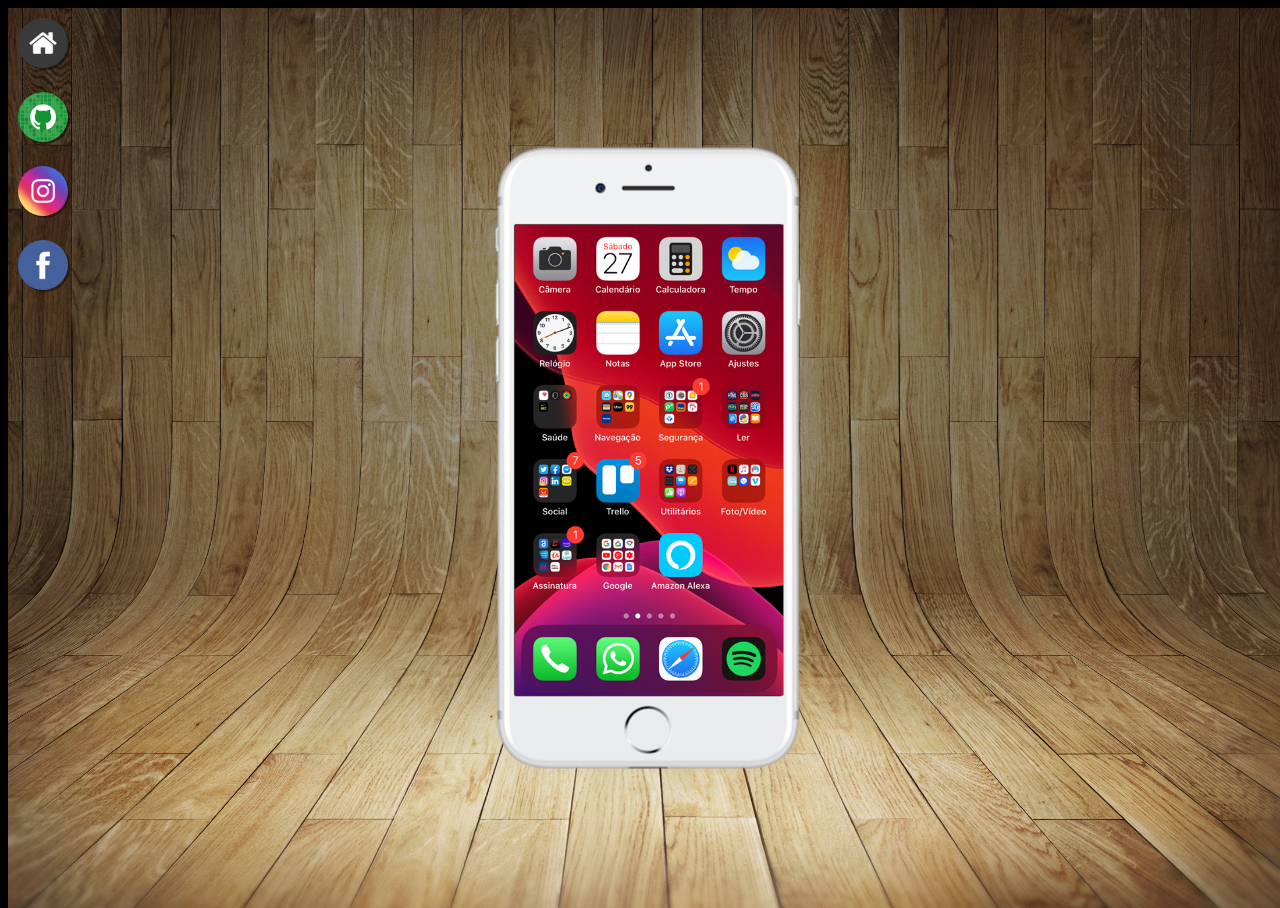
<file: index.html>
<!DOCTYPE html>
<html lang="pt-br">
<head>
    <meta charset="UTF-8">
    <meta name="viewport" content="width=device-width, initial-scale=1.0">
    <link rel="shortcut icon" href="favicon.ico" type="image/x-icon">
    <link rel="stylesheet" href="estilos/style.css">
    <title>Projeto Redes Sociais</title>
</head>
<body>
    <main>
        <section id="telefone">
         <iframe src="home.html" name="tela" id="tela" frameborder="0"></iframe>
        </section>
        <section id="redes-sociais">
         <a href="home.html" target="tela"><img src="imagens/logo-home.jpg" alt="Home"></a><br>
         <a href="github.html" target="tela"><img src="imagens/logo-github.jpg" alt="GitHub"></a><br>
         <a href="instagram.html" target="tela"><img src="imagens/logo-instagram.jpg" alt="Instagram"></a><br>
         <a href="facebook.html" target="tela"><img src="imagens/logo-facebook.jpg" alt="Facebook"></a>
        </section>
    </main>
</body>
</html>
</file>
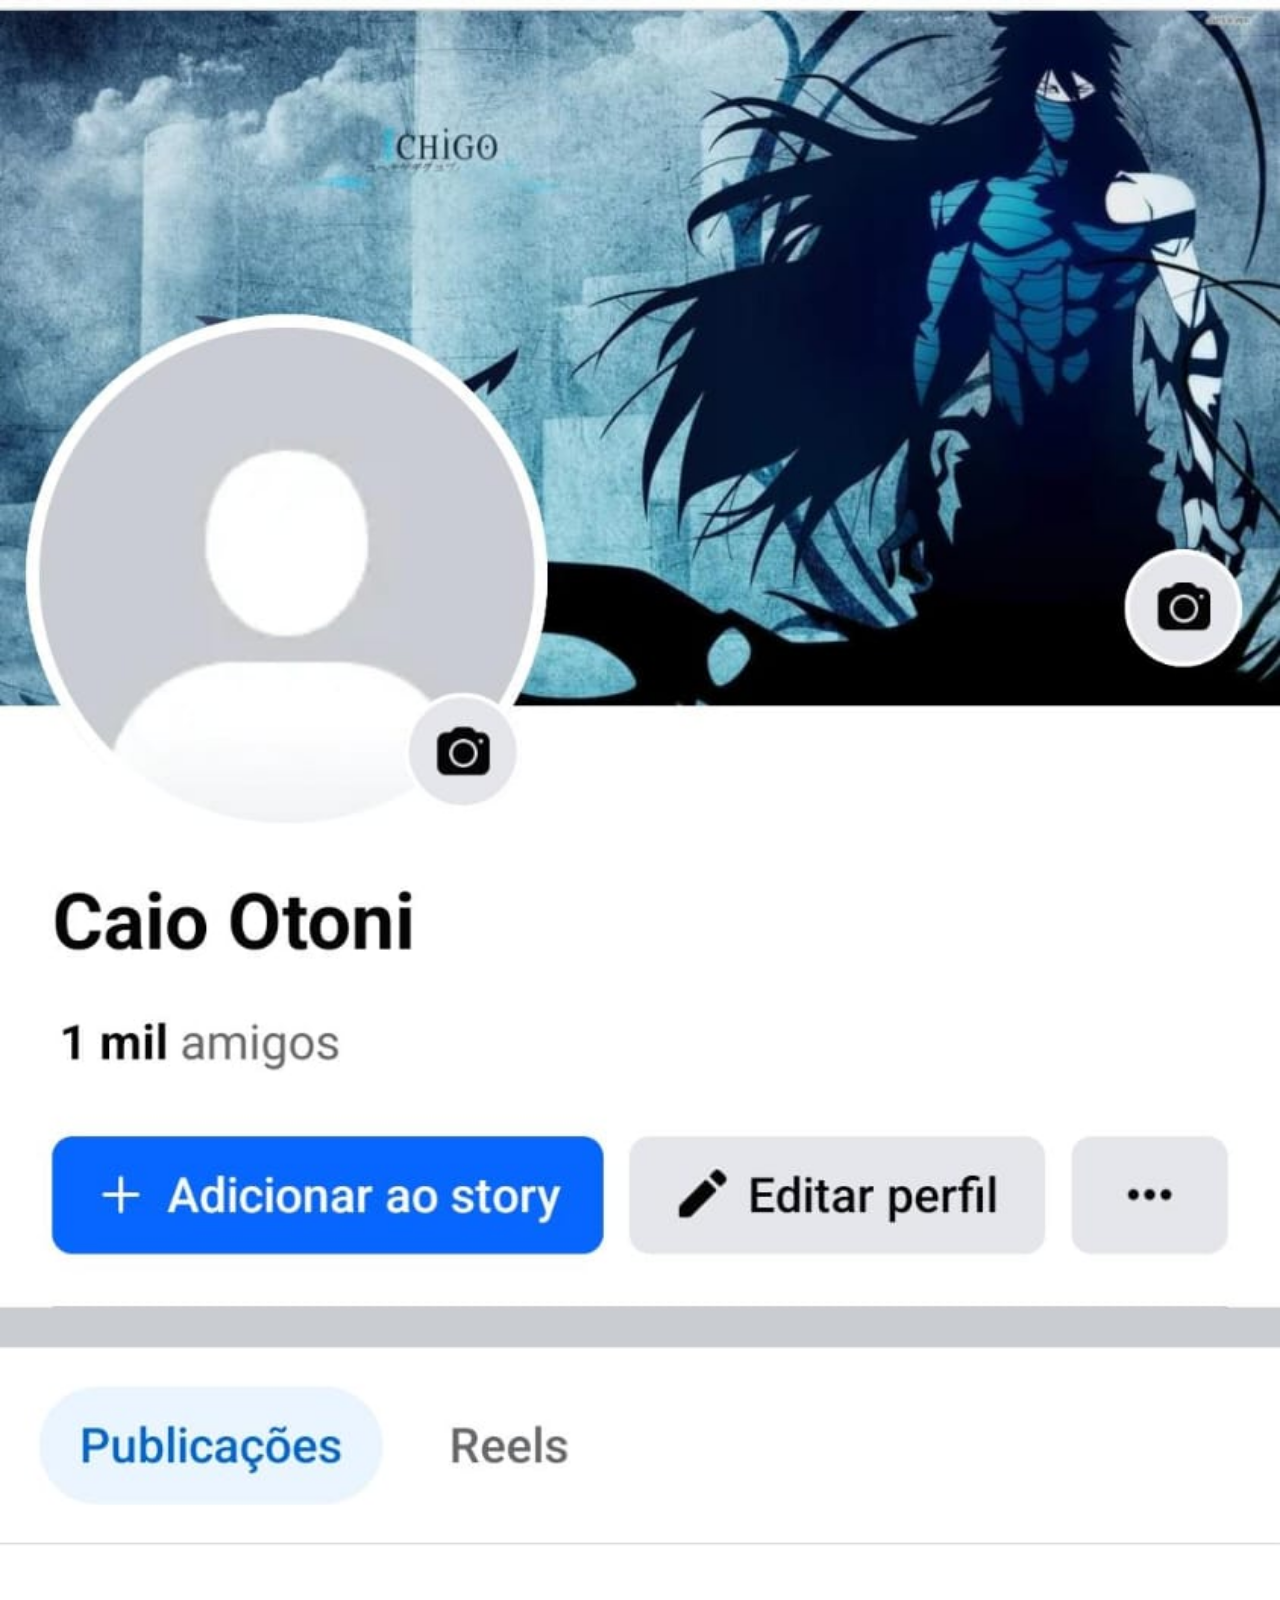
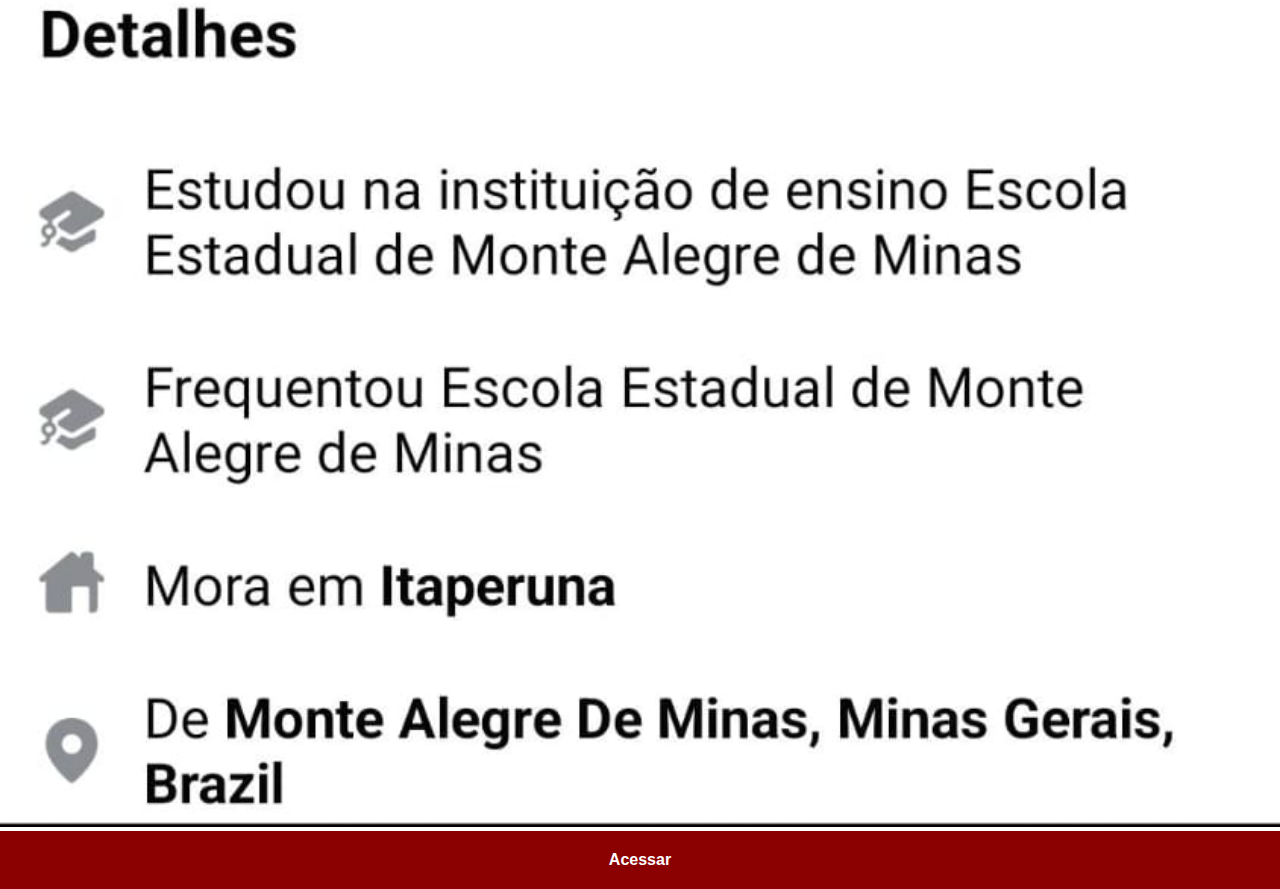
<file: facebook.html>
<!DOCTYPE html>
<html lang="pt-br">
<head>
    <meta charset="UTF-8">
    <meta name="viewport" content="width=device-width, initial-scale=1.0">
    <title>Facebook</title>
    <link rel="stylesheet" href="estilos/social.css">
</head>
<body>
    <img src="imagens/tela-facebook.jpg" alt="Facebook">
    <a href="https://www.facebook.com/caio.otoni.3" target="_blank">Acessar</a>
</body>
</html>
</file>
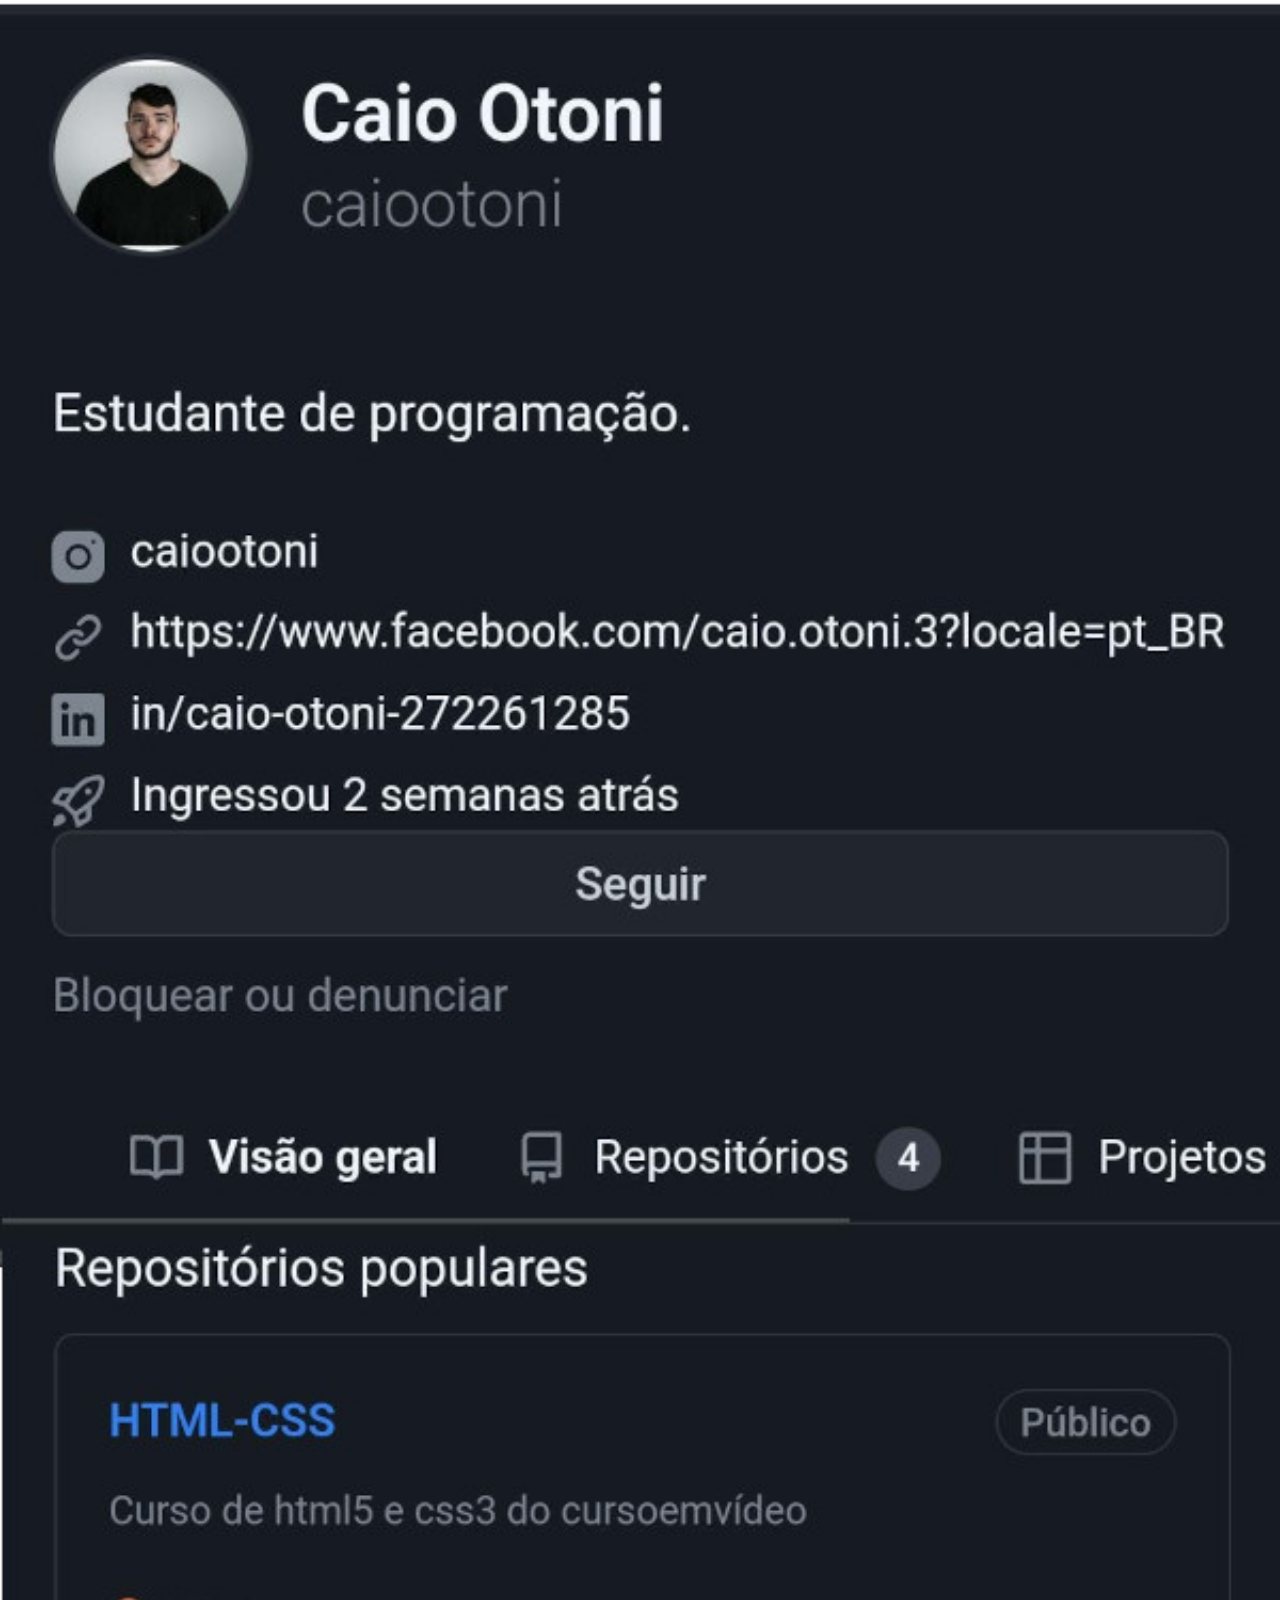
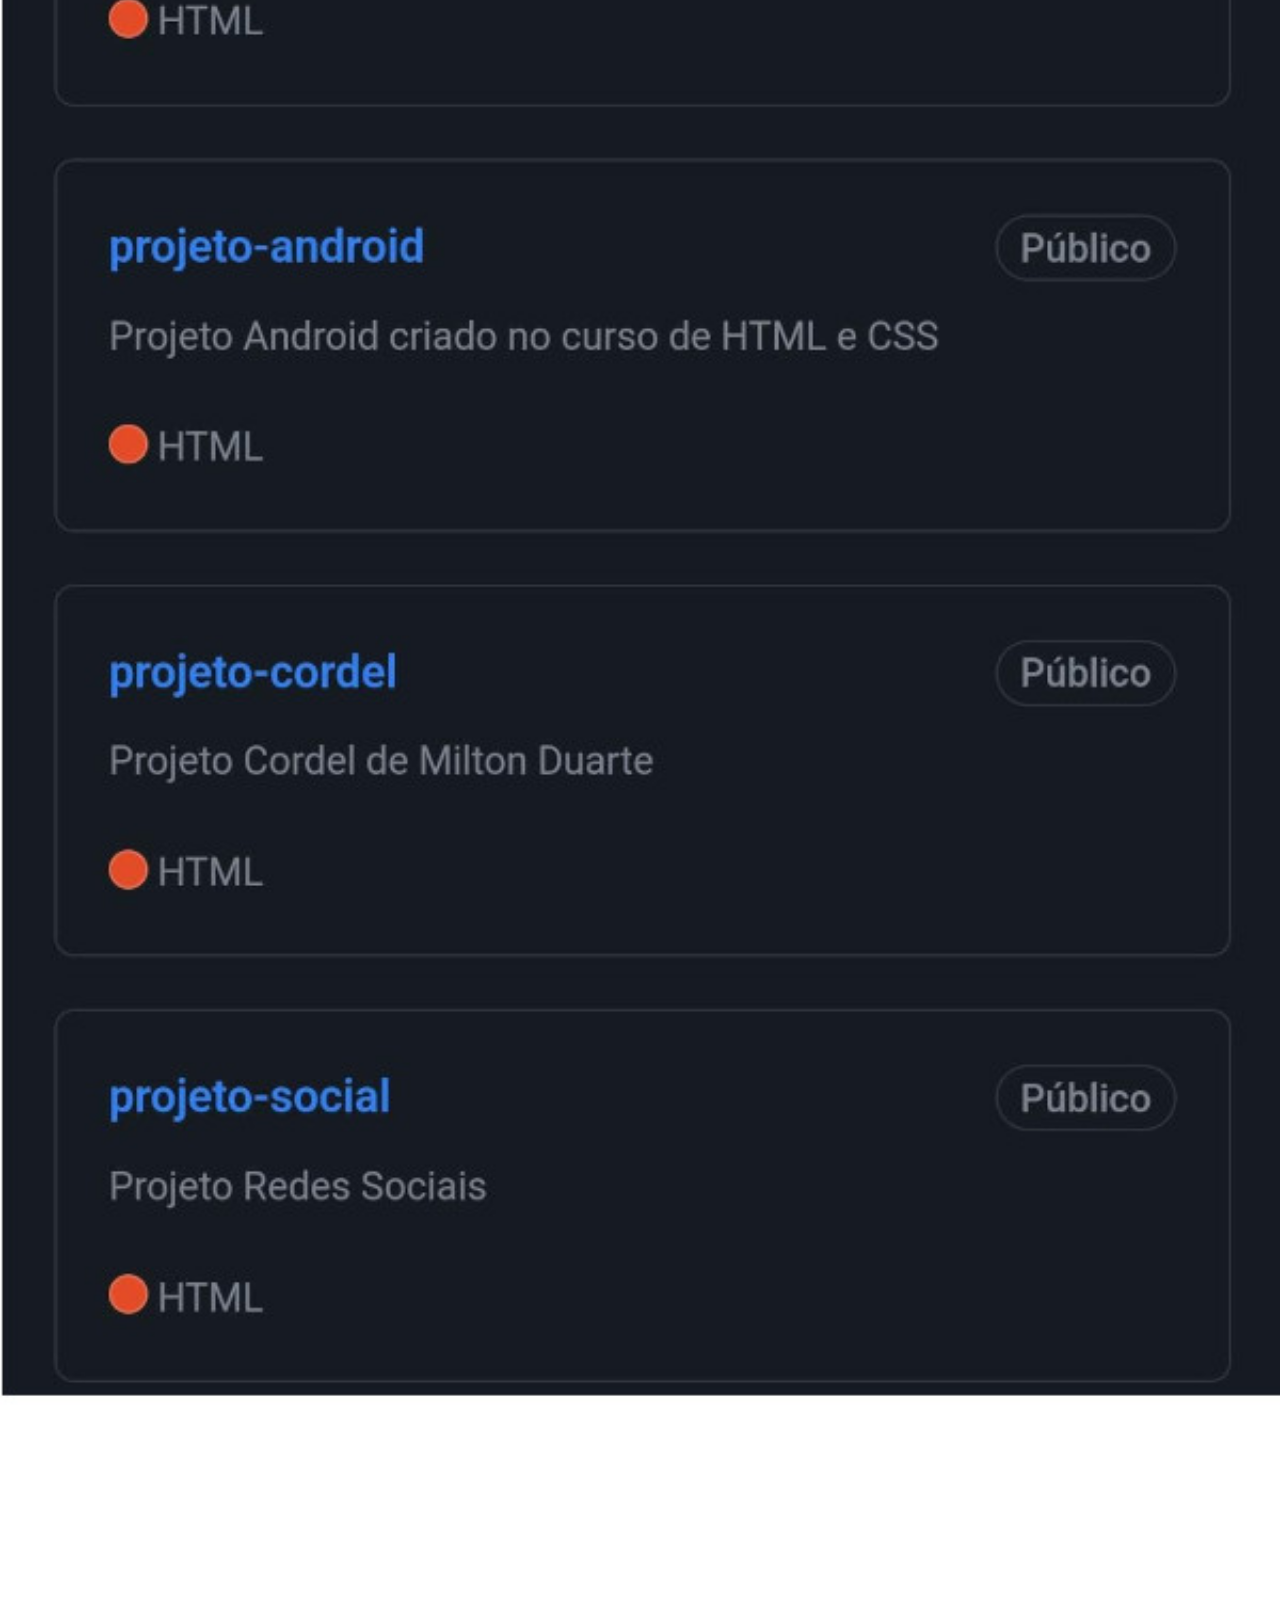
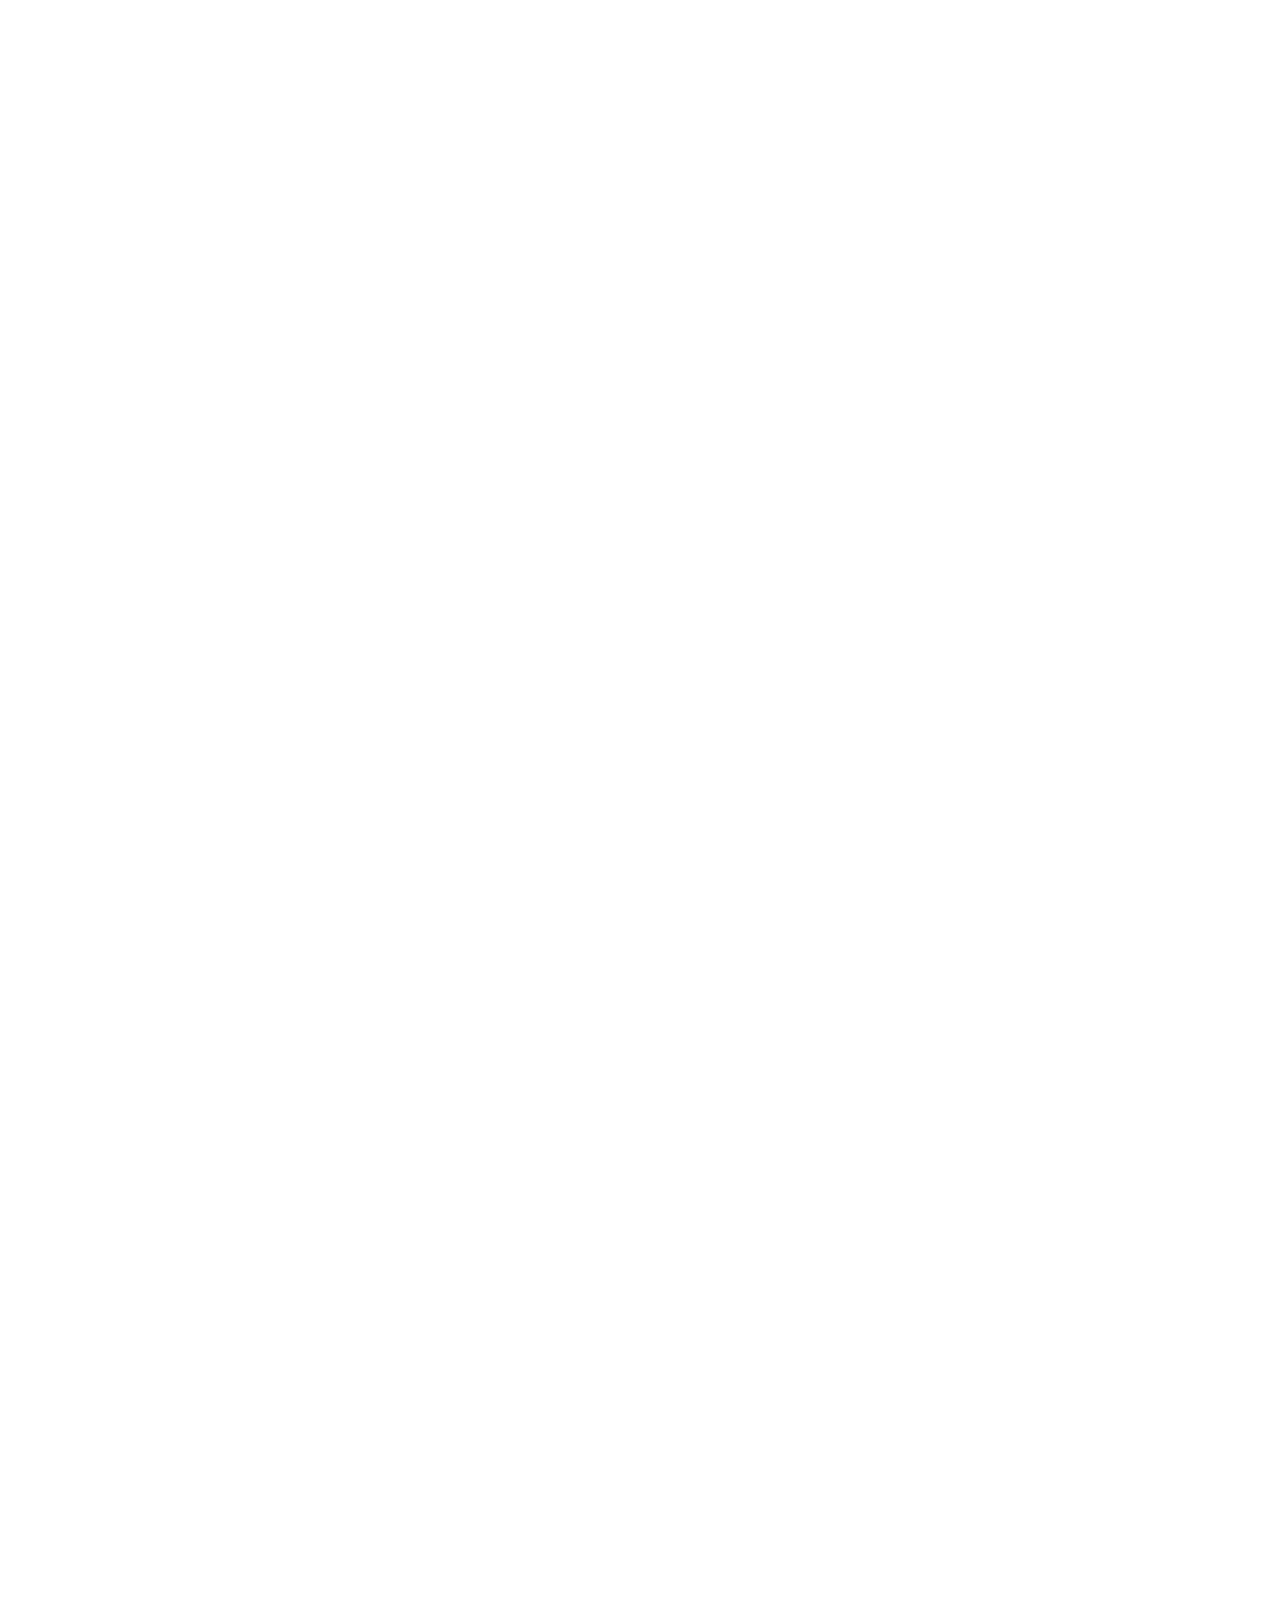
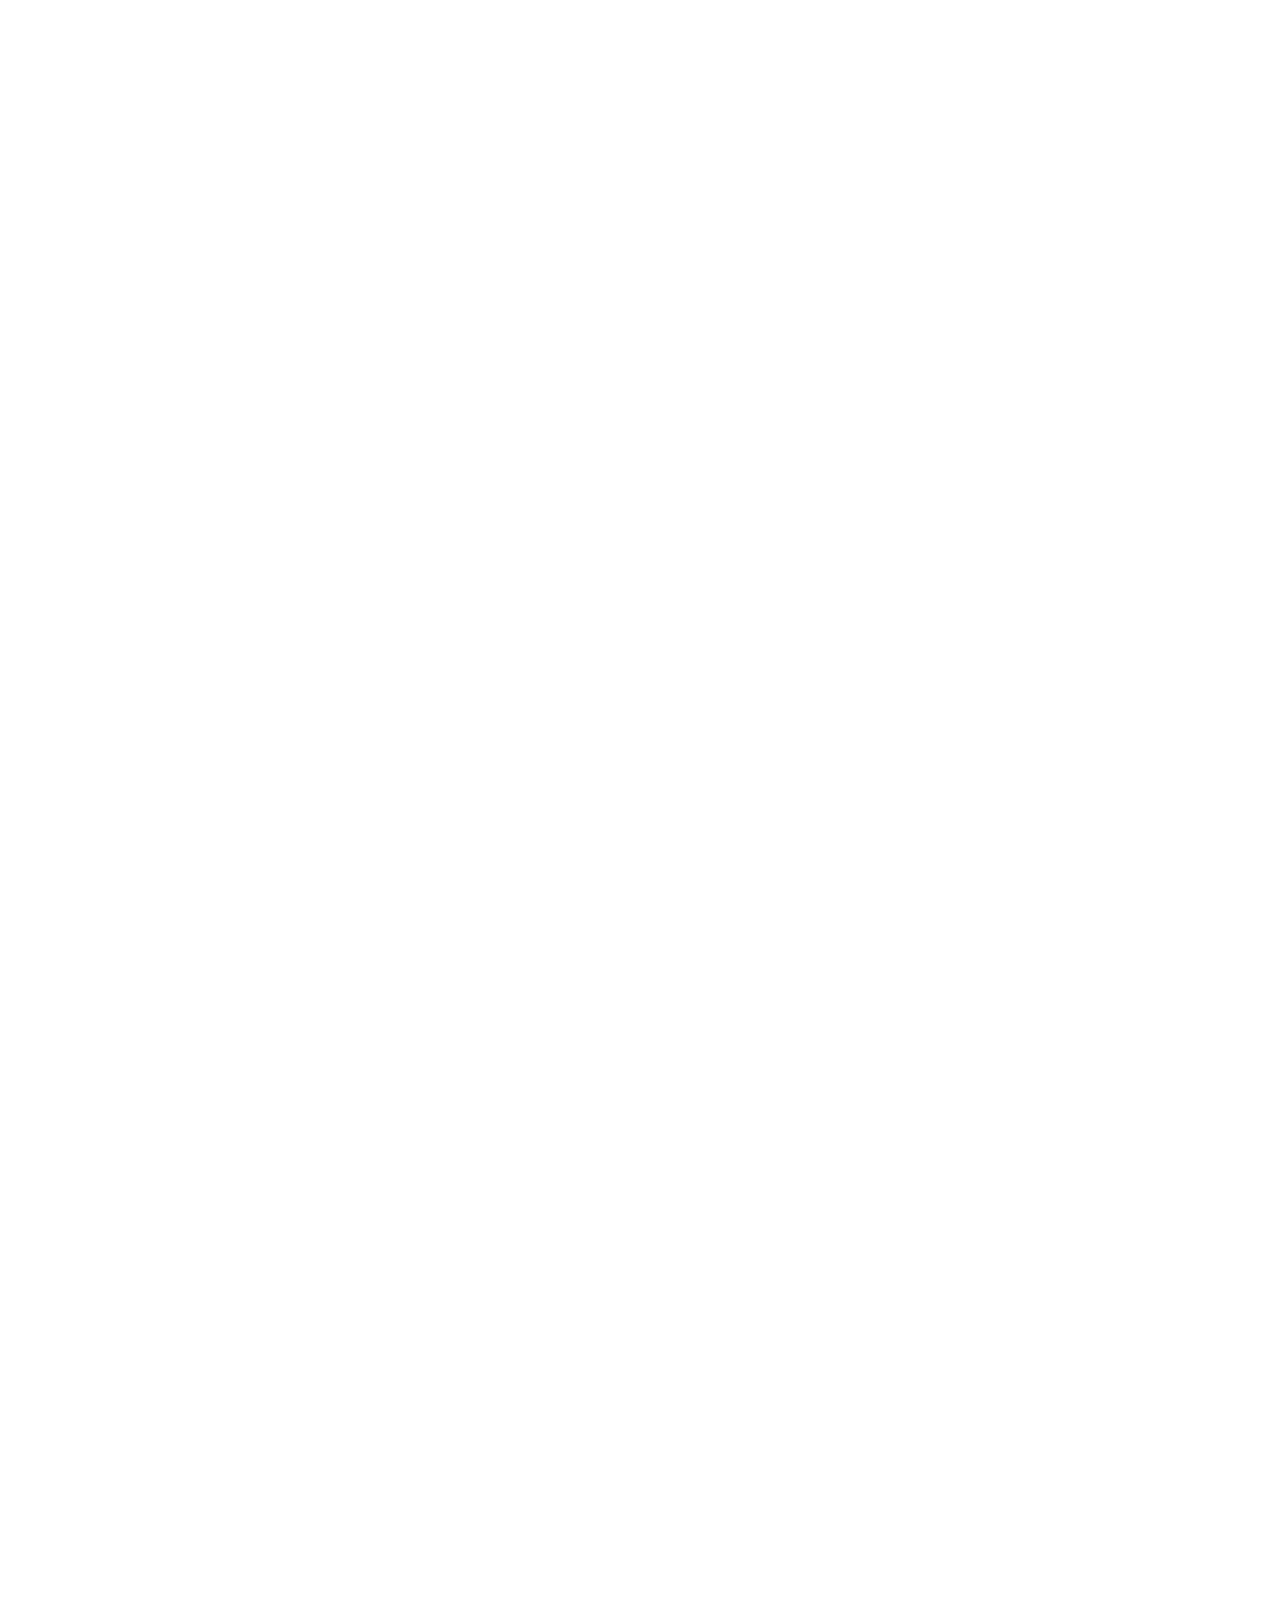
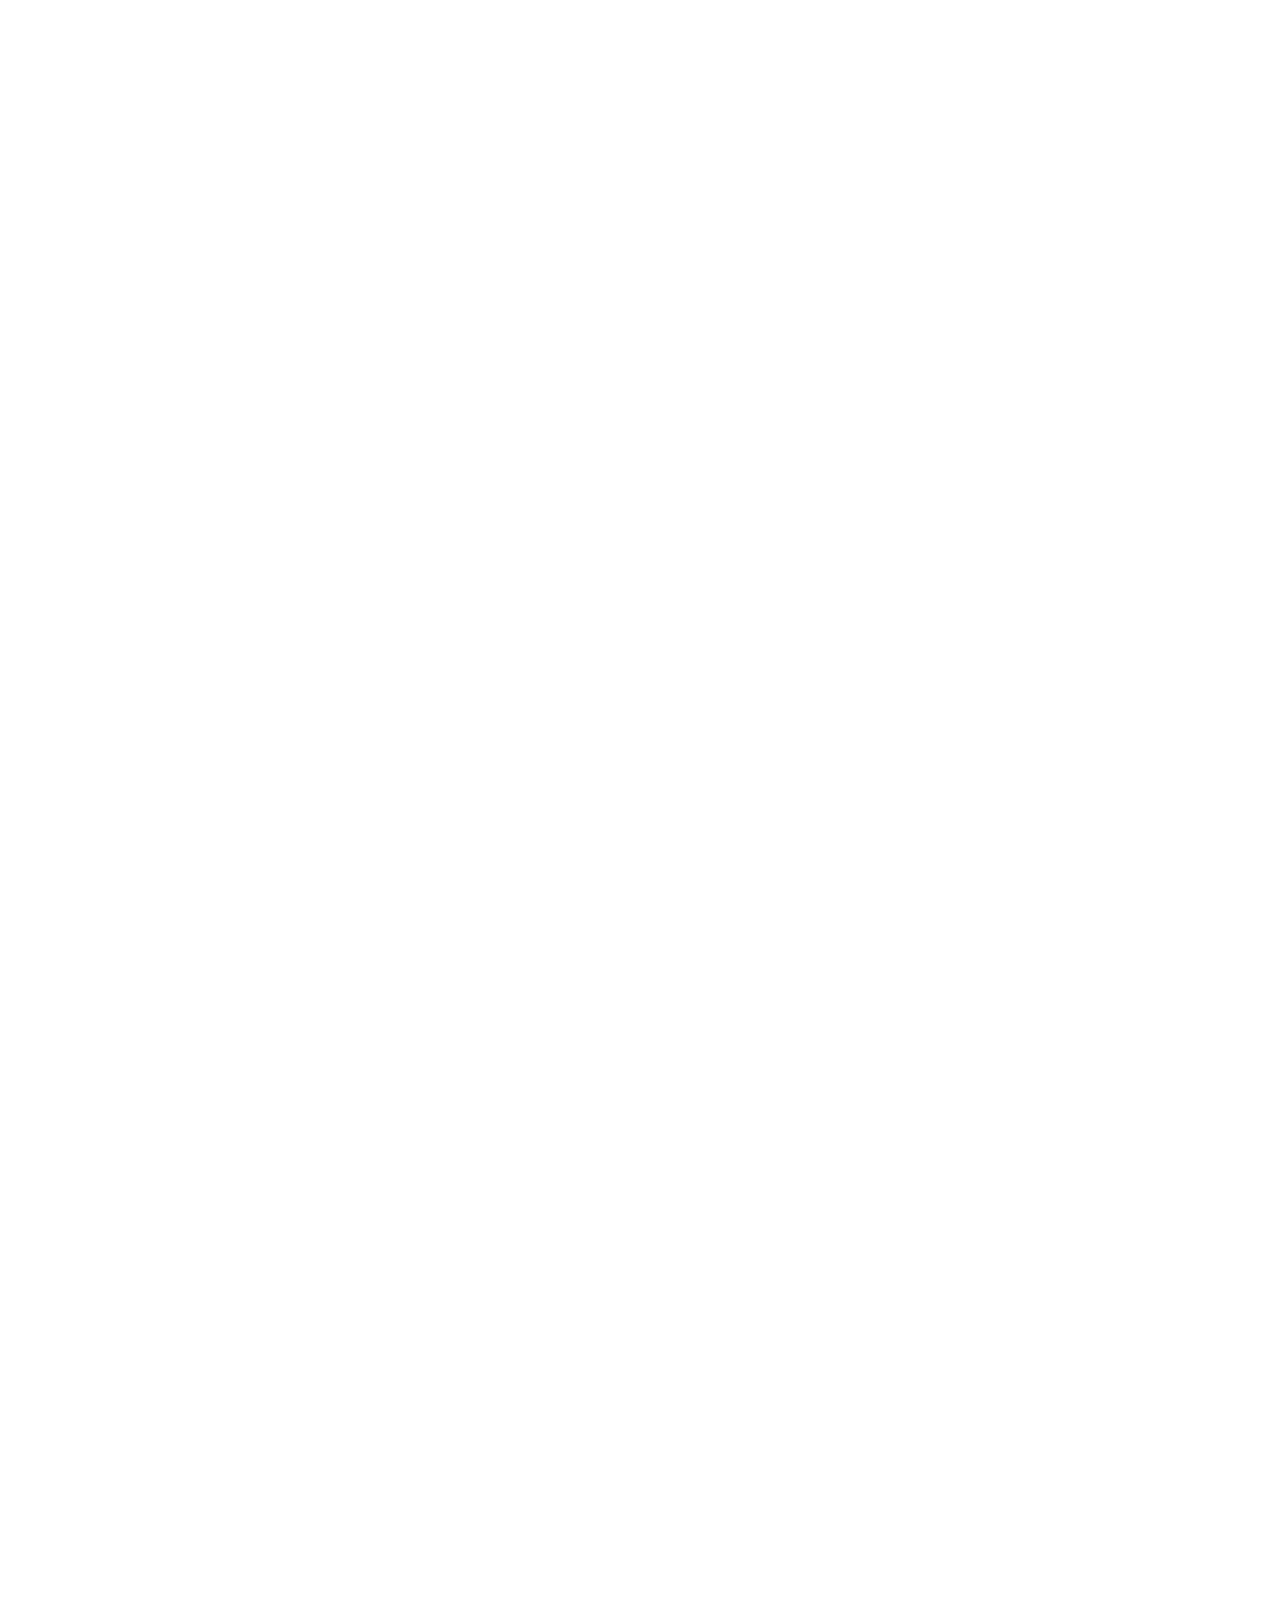
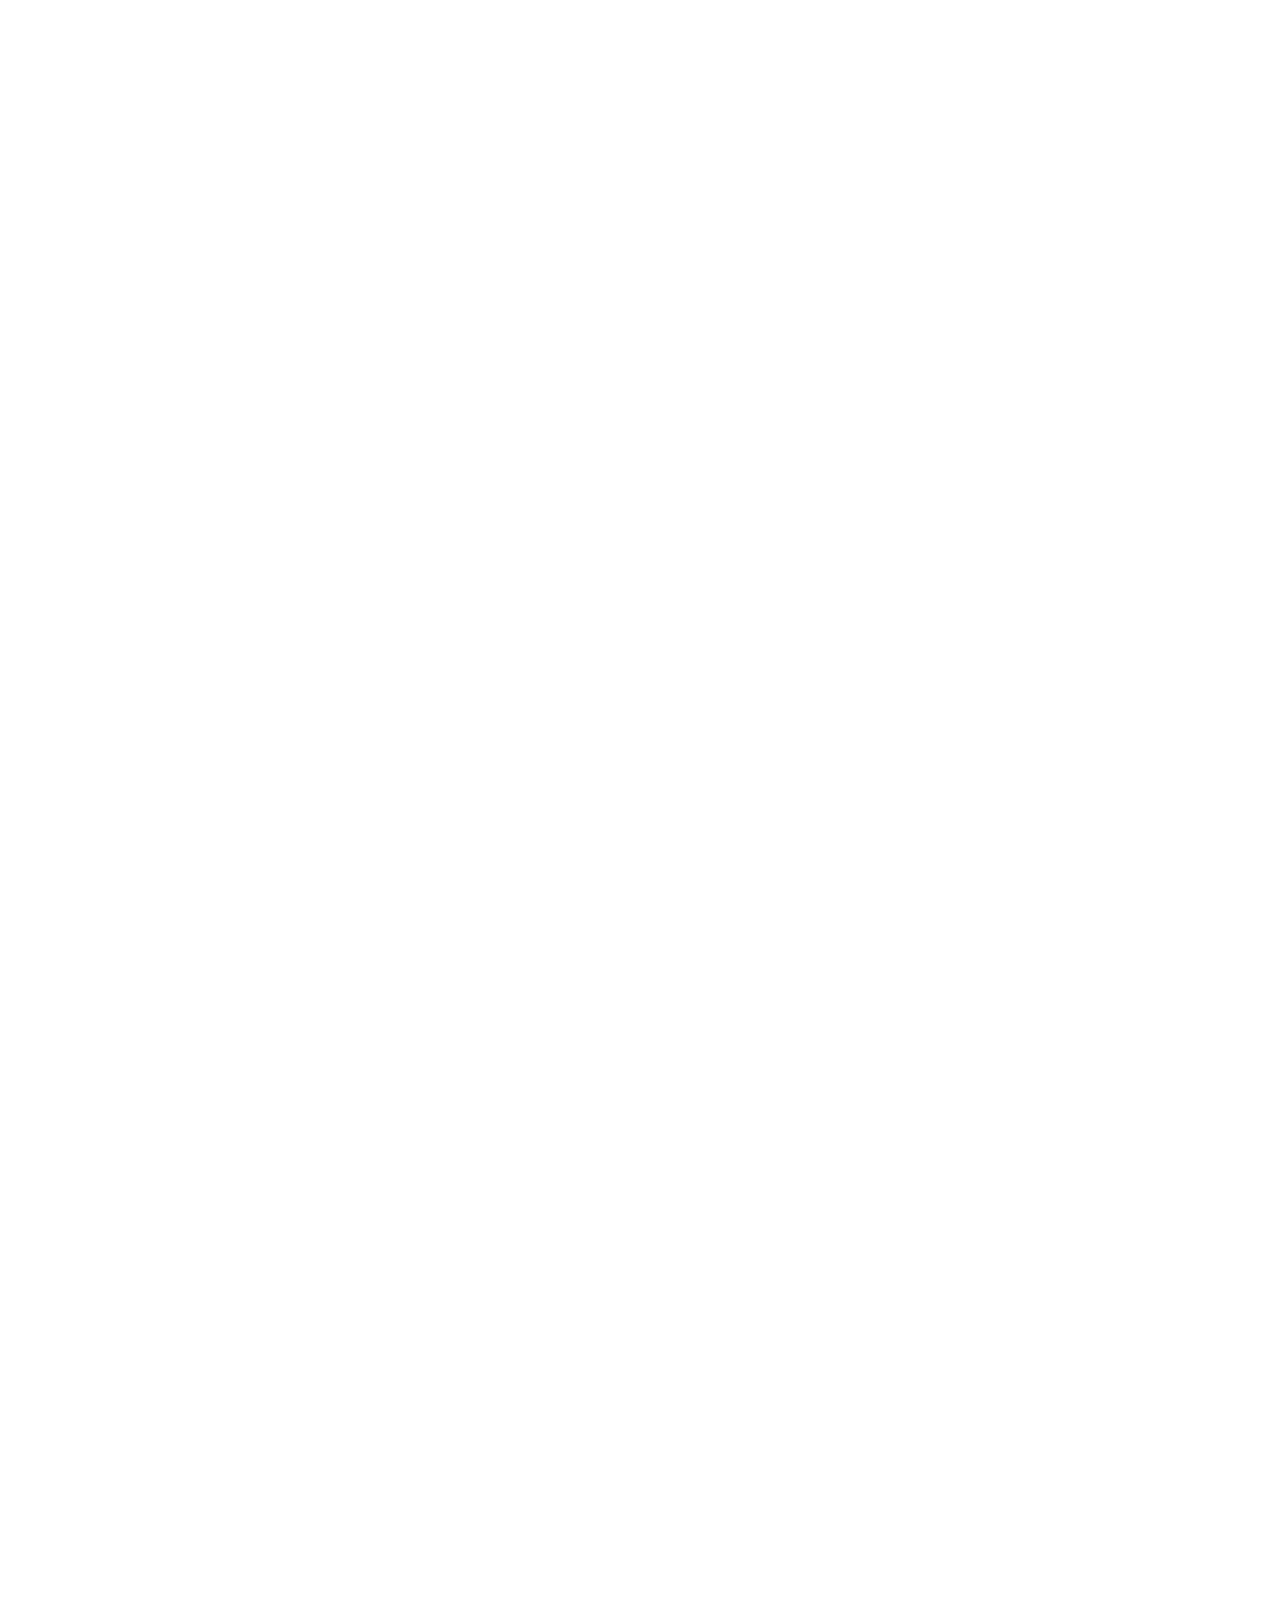
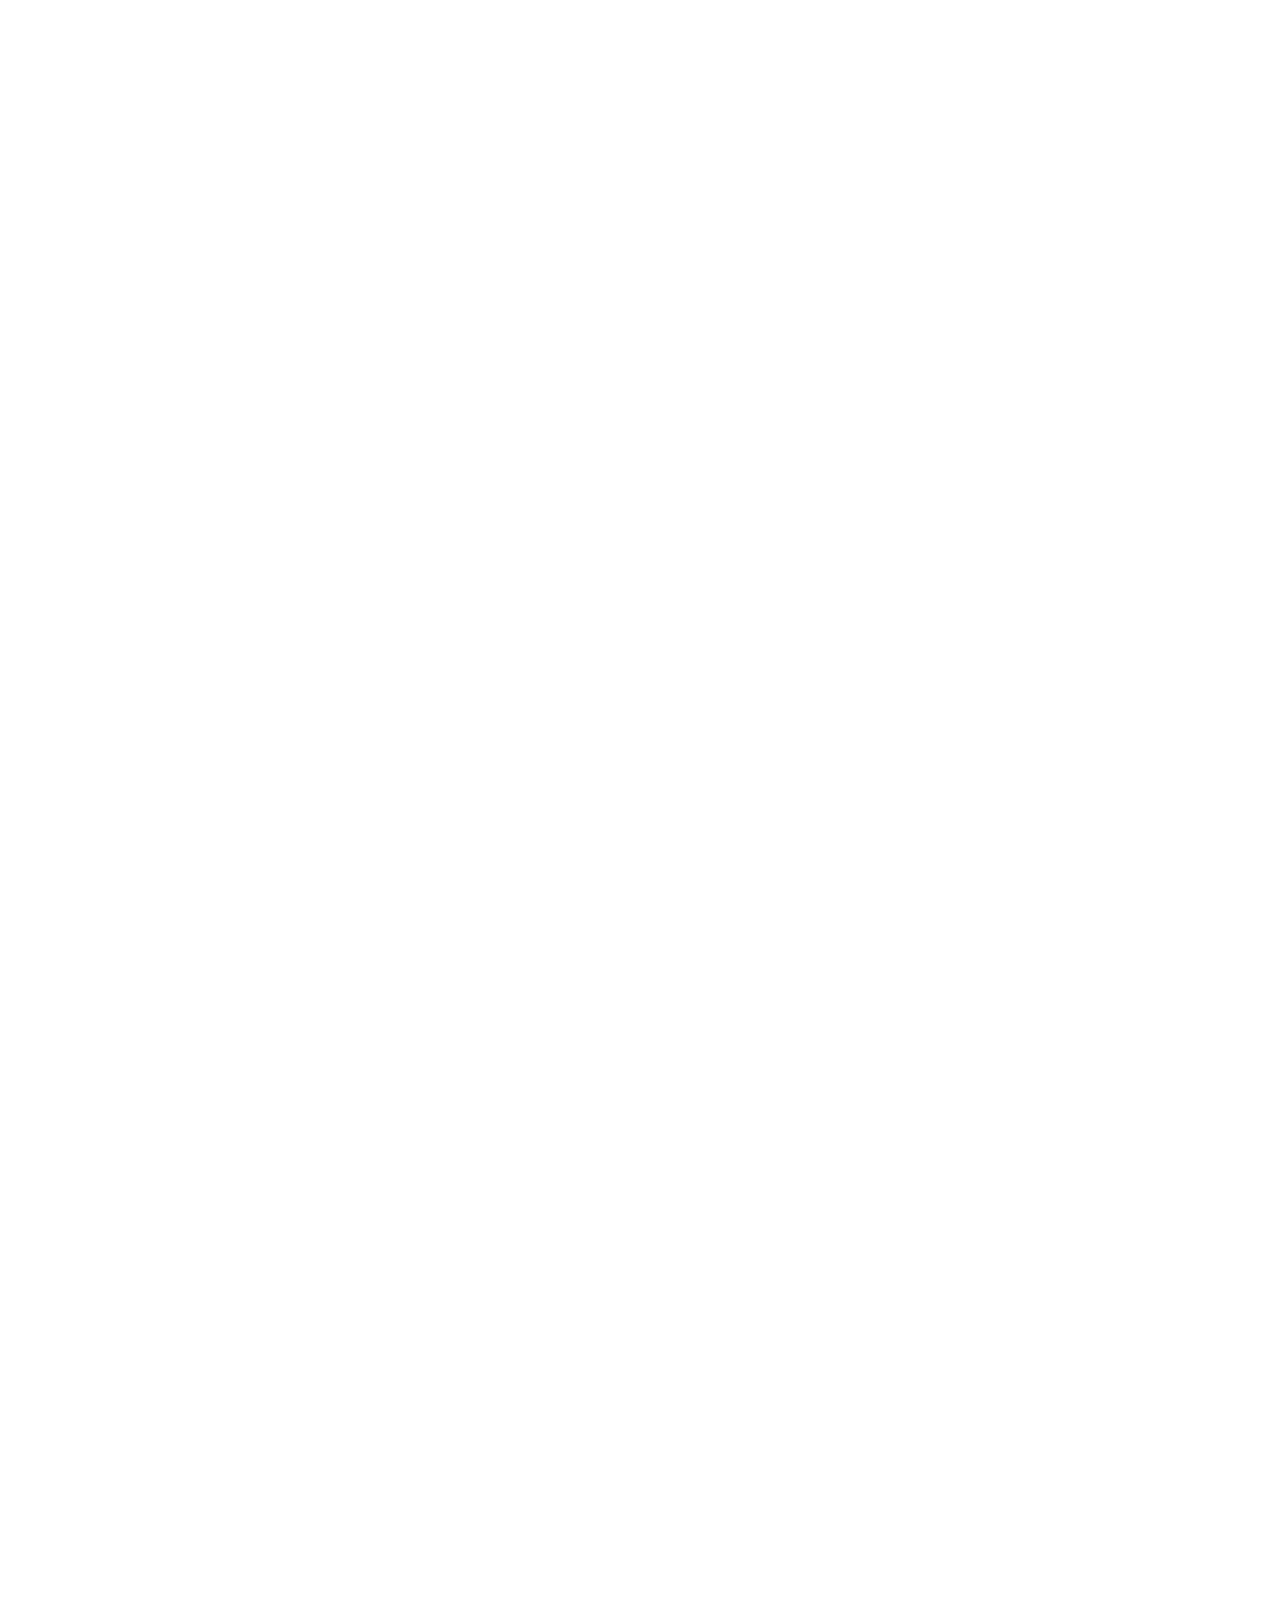
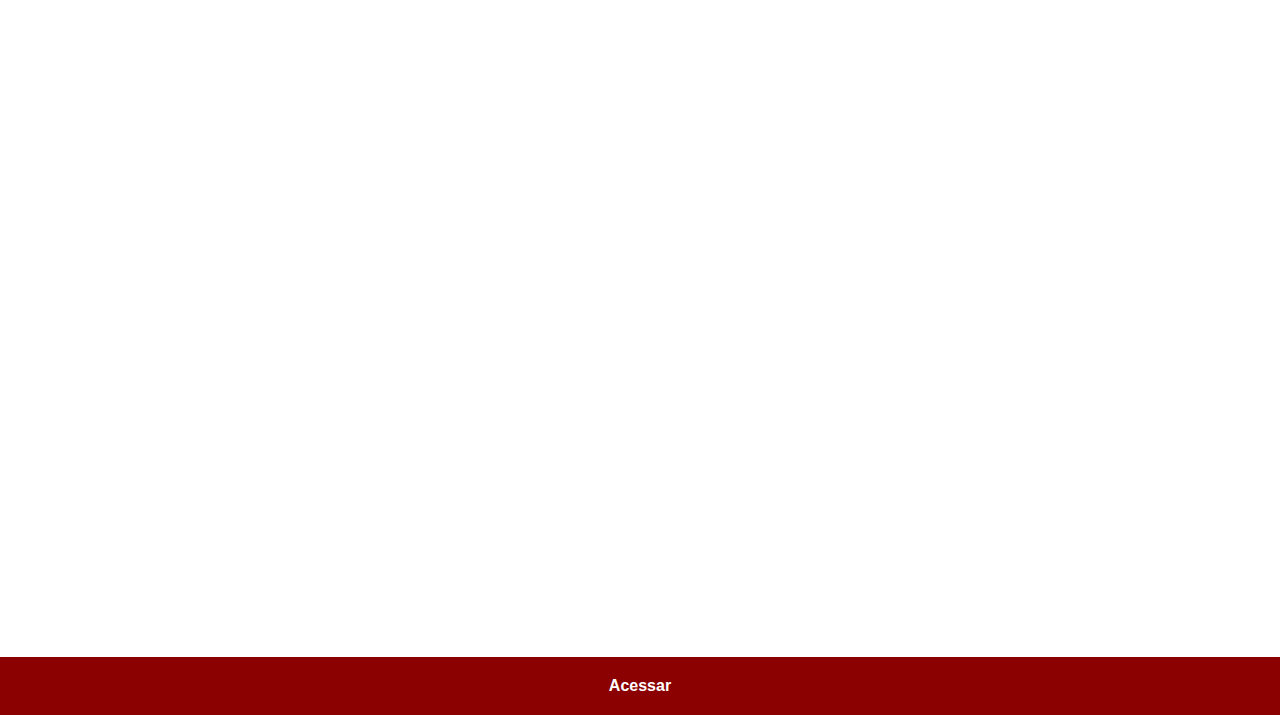
<file: github.html>
<!DOCTYPE html>
<html lang="pt-br">
<head>
    <meta charset="UTF-8">
    <meta name="viewport" content="width=device-width, initial-scale=1.0">
    <title>GitHub</title>
    <link rel="stylesheet" href="estilos/social.css">
</head>
<body>
    <img src="imagens/tela-github.jpg" alt="GitHub">
    <a href="https://github.com/caiootoni" target="_blank">Acessar</a>
</body>
</html>
</file>
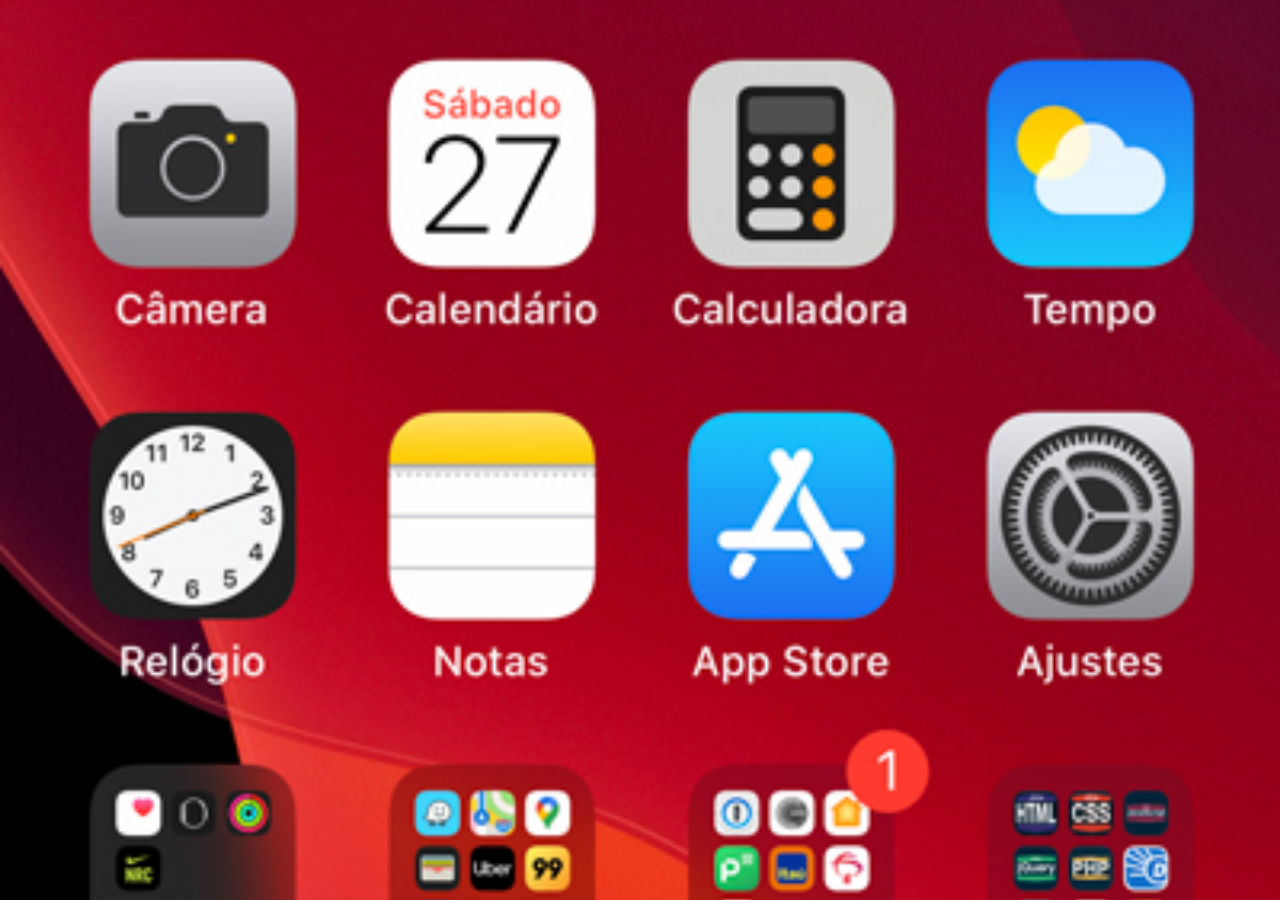
<file: home.html>
<!DOCTYPE html>
<html lang="en">
<head>
    <meta charset="UTF-8">
    <meta name="viewport" content="width=device-width, initial-scale=1.0">
    <title>Home</title>
</head>
<style>
    *{
        margin: 0px;
        padding: 0px;
    }

    body{
        width: 100vw;
        height: 100vh;
        background: black url(imagens/tela-home.jpg) no-repeat top center ;
        background-size: cover;
    }
</style>
<body>
    
</body>
</html>
</file>
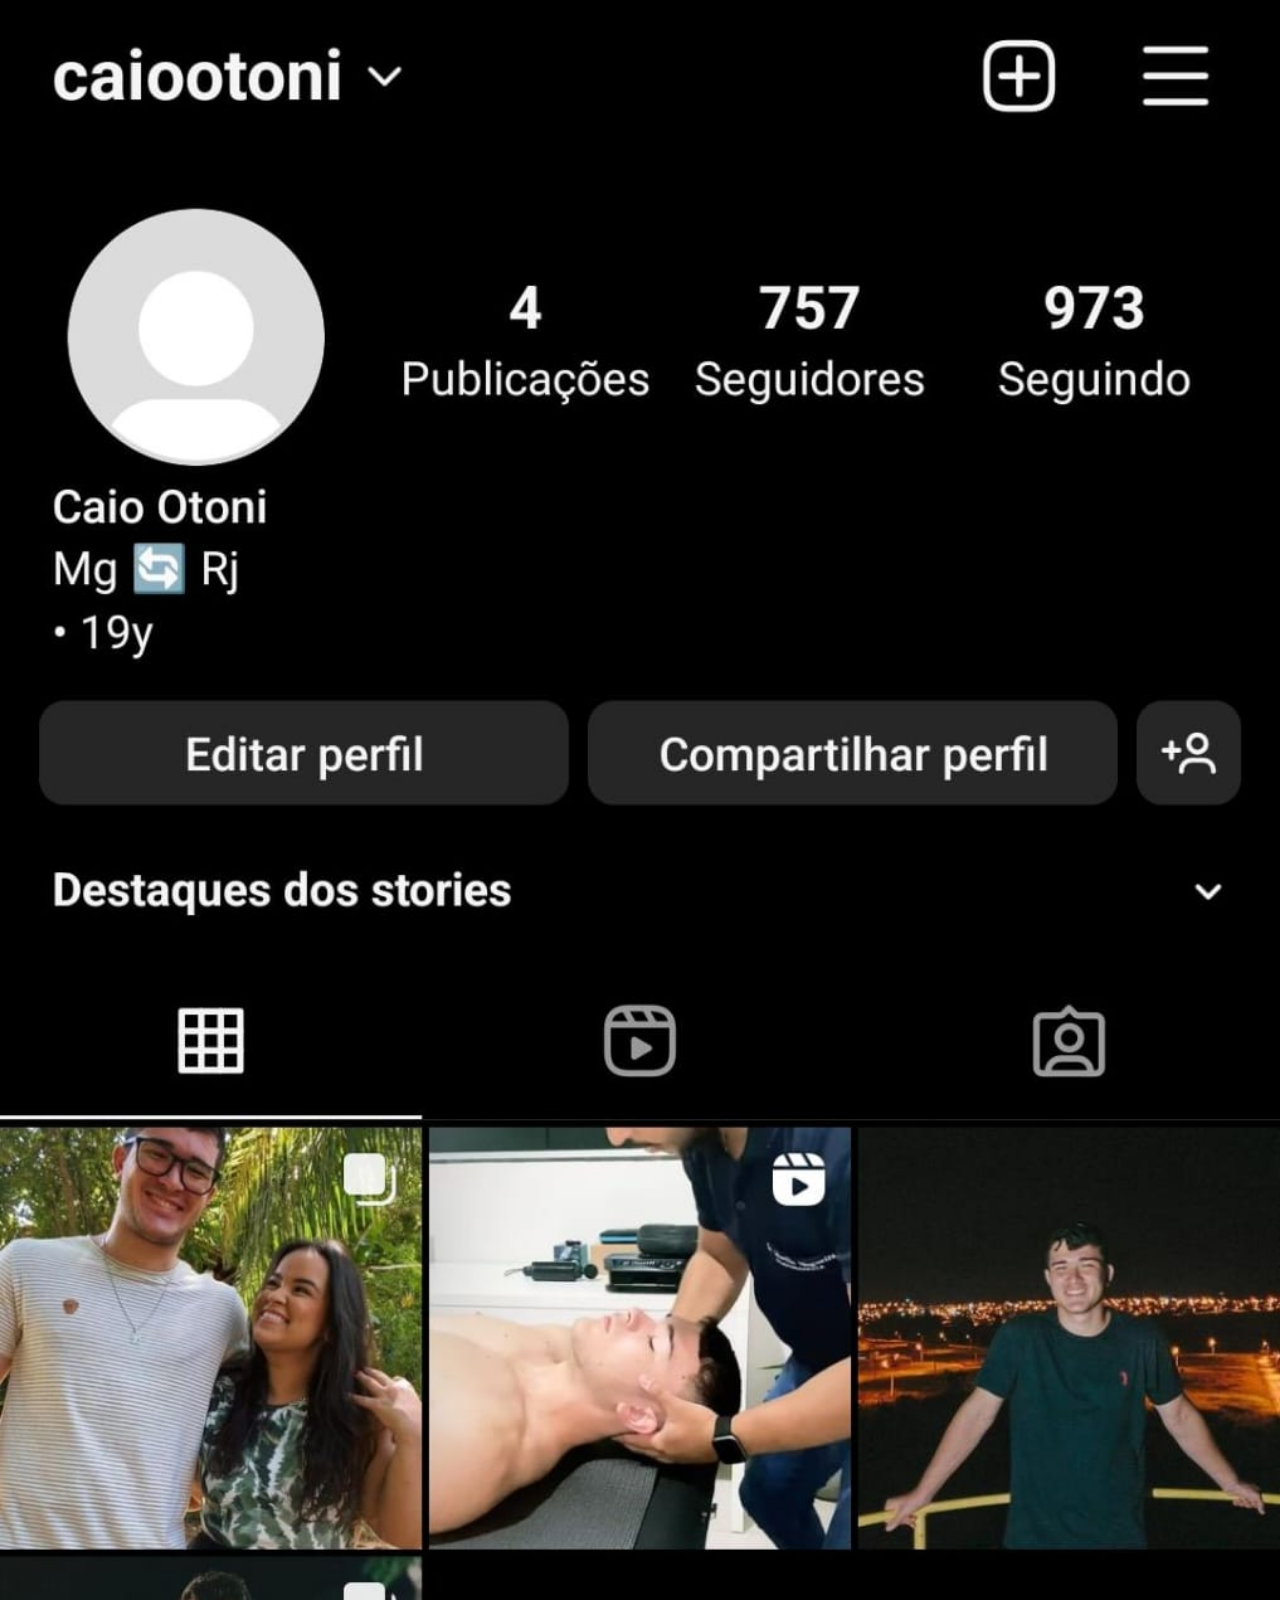
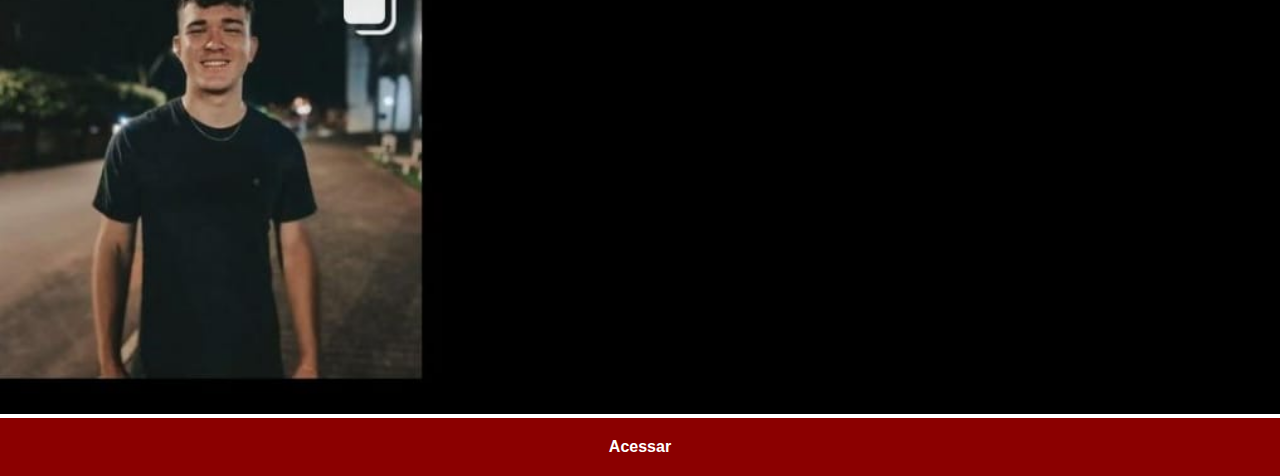
<file: instagram.html>
<!DOCTYPE html>
<html lang="pt-br">
<head>
    <meta charset="UTF-8">
    <meta name="viewport" content="width=device-width, initial-scale=1.0">
    <title>Insstagram</title>
    <link rel="stylesheet" href="estilos/social.css">

</head>
<body>
    <img src="imagens/tela-instagram.jpg" alt="Instagram">
    <a href="https://www.instagram.com/caiootoni/" target="_blank">Acessar</a>
</body>
</html>
</file>
<file: estilos/style.css>
@charset "UTF-8"

* {
    margin: 0px;
    padding: 0px;
    font-family: Arial, Helvetica, sans-serif;
}

html, body{
    height: 100vh;
    width: 100vw;
    background-color: black;
}

body{
    background: url(../imagens/fundo-madeira.jpg)no-repeat top center;
    background-size: cover;
    background-attachment: fixed;
}

main{
    position: relative;
    height: 100vh;
}

section#telefone{
    position: absolute;
    top: 50%;
    left: 50%;
    transform: translate(-50%, -50%);

    height: 627px;
    width: 311px;
    background: url(../imagens/frame-iphone.png) no-repeat;
}

iframe#tela{
    position: relative;
    top: 80px;
    left: 22px;
    width: 269px;
    height: 471px;
}

section#redes-sociais img{
    width: 50px;
    margin: 10px;
    border-radius: 50%;
    box-shadow: 2px 2px rgba(0, 0, 0, 0.397);
    box-sizing: border-box;
}

section#redes-sociais img:hover{
    border: 2px solid rgba(255, 255, 255, 0.623);
    transform: translate(-3px, -3px);
    box-shadow: 5px 5px 10px rgba(0, 0, 0, 0.623);
    transition: transform .5s;
}
</file>
<file: estilos/social.css>
@charset "UTF-8";

*{
    margin: 0px;
    padding: 0px;
    font-family: Arial, Helvetica, sans-serif;
}

::-webkit-scrollbar{
    width: 0px;
    height: 0px;
}

img{
    width: 100vw;
}

a{
    display: block;
    background-color: darkred;
    color: white;
    padding: 20px;
    text-align: center;
    font-weight: bolder;
    text-decoration: none;
}

a:hover{
    background-color: red;
}
</file>
